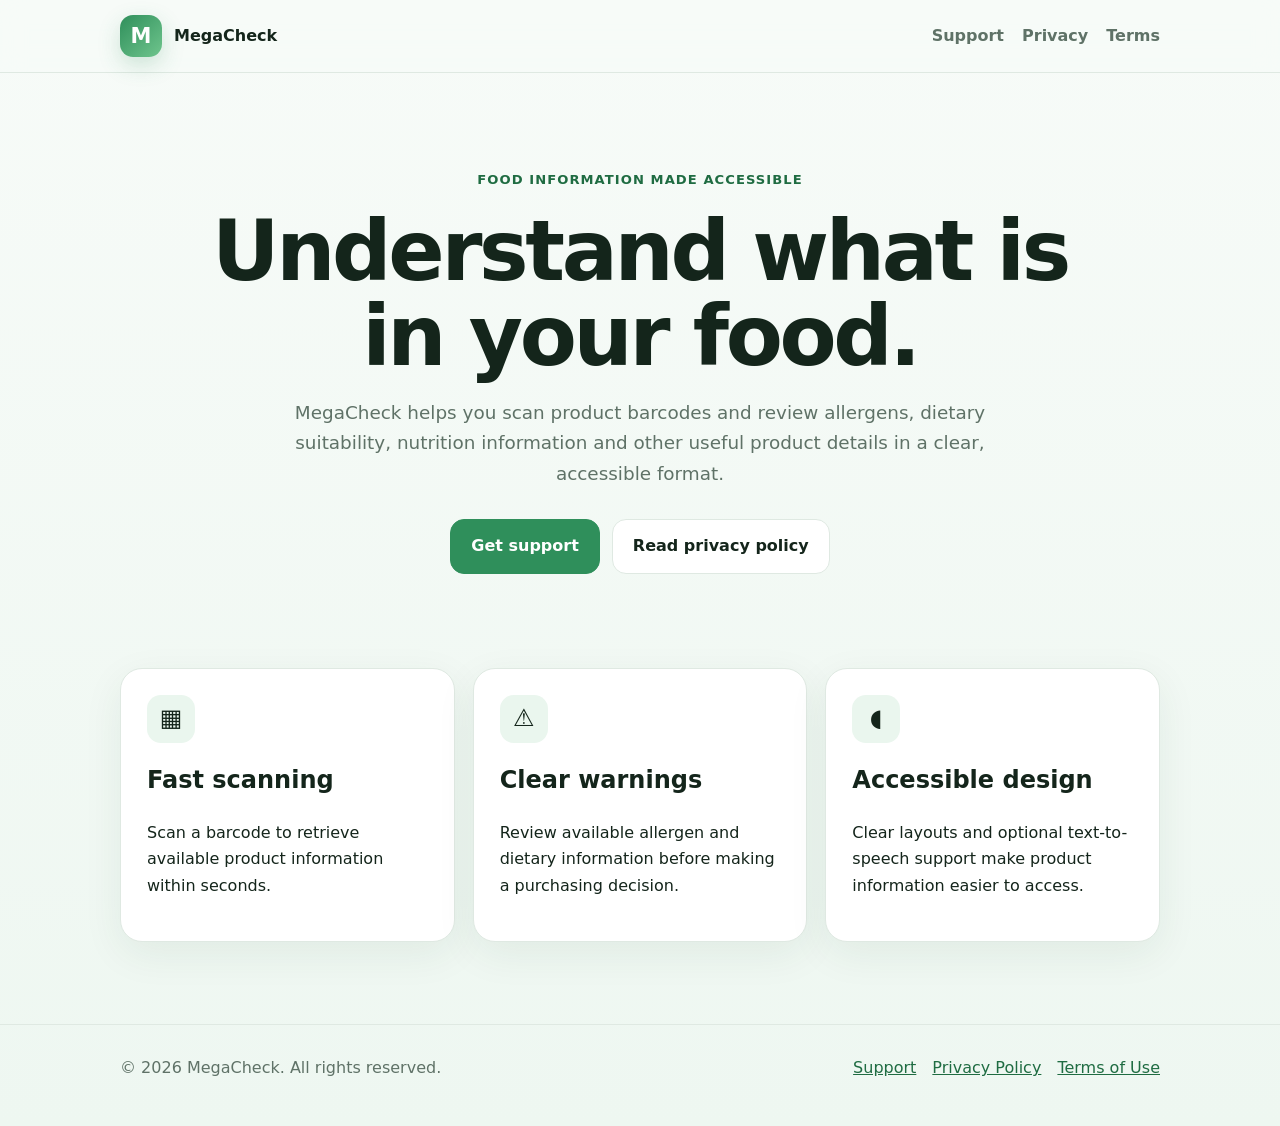
<file: index.html>
<!doctype html>
<html lang="en">
<head>
  <meta charset="utf-8">
  <meta name="viewport" content="width=device-width, initial-scale=1">
  <meta name="description" content="MegaCheck helps you scan food products and understand allergens, dietary suitability and nutrition information.">
  <title>MegaCheck — Understand what is in your food</title>
  <link rel="stylesheet" href="styles.css">
</head>
<body>

<header>
  <div class="wrap">
    <nav>
      <a class="brand" href="index.html"><span class="logo">M</span><span>MegaCheck</span></a>
      <div class="links">
        <a href="support.html">Support</a>
        <a href="privacy.html">Privacy</a>
        <a href="terms.html">Terms</a>
      </div>
    </nav>
  </div>
</header>

<section class="hero">
  <div class="wrap">
    <div class="eyebrow">Food information made accessible</div>
    <h1>Understand what is in your food.</h1>
    <p>MegaCheck helps you scan product barcodes and review allergens, dietary suitability, nutrition information and other useful product details in a clear, accessible format.</p>
    <div class="actions">
      <a class="button primary" href="support.html">Get support</a>
      <a class="button" href="privacy.html">Read privacy policy</a>
    </div>
  </div>
</section>
<section class="wrap grid" aria-label="MegaCheck features">
  <div class="card"><div class="icon">▦</div><h2>Fast scanning</h2><p>Scan a barcode to retrieve available product information within seconds.</p></div>
  <div class="card"><div class="icon">⚠</div><h2>Clear warnings</h2><p>Review available allergen and dietary information before making a purchasing decision.</p></div>
  <div class="card"><div class="icon">◖</div><h2>Accessible design</h2><p>Clear layouts and optional text-to-speech support make product information easier to access.</p></div>
</section>

<footer>
  <div class="wrap footer-row">
    <div>© 2026 MegaCheck. All rights reserved.</div>
    <div class="footer-links">
      <a href="support.html">Support</a>
      <a href="privacy.html">Privacy Policy</a>
      <a href="terms.html">Terms of Use</a>
    </div>
  </div>
</footer>

</body>
</html>
</file>
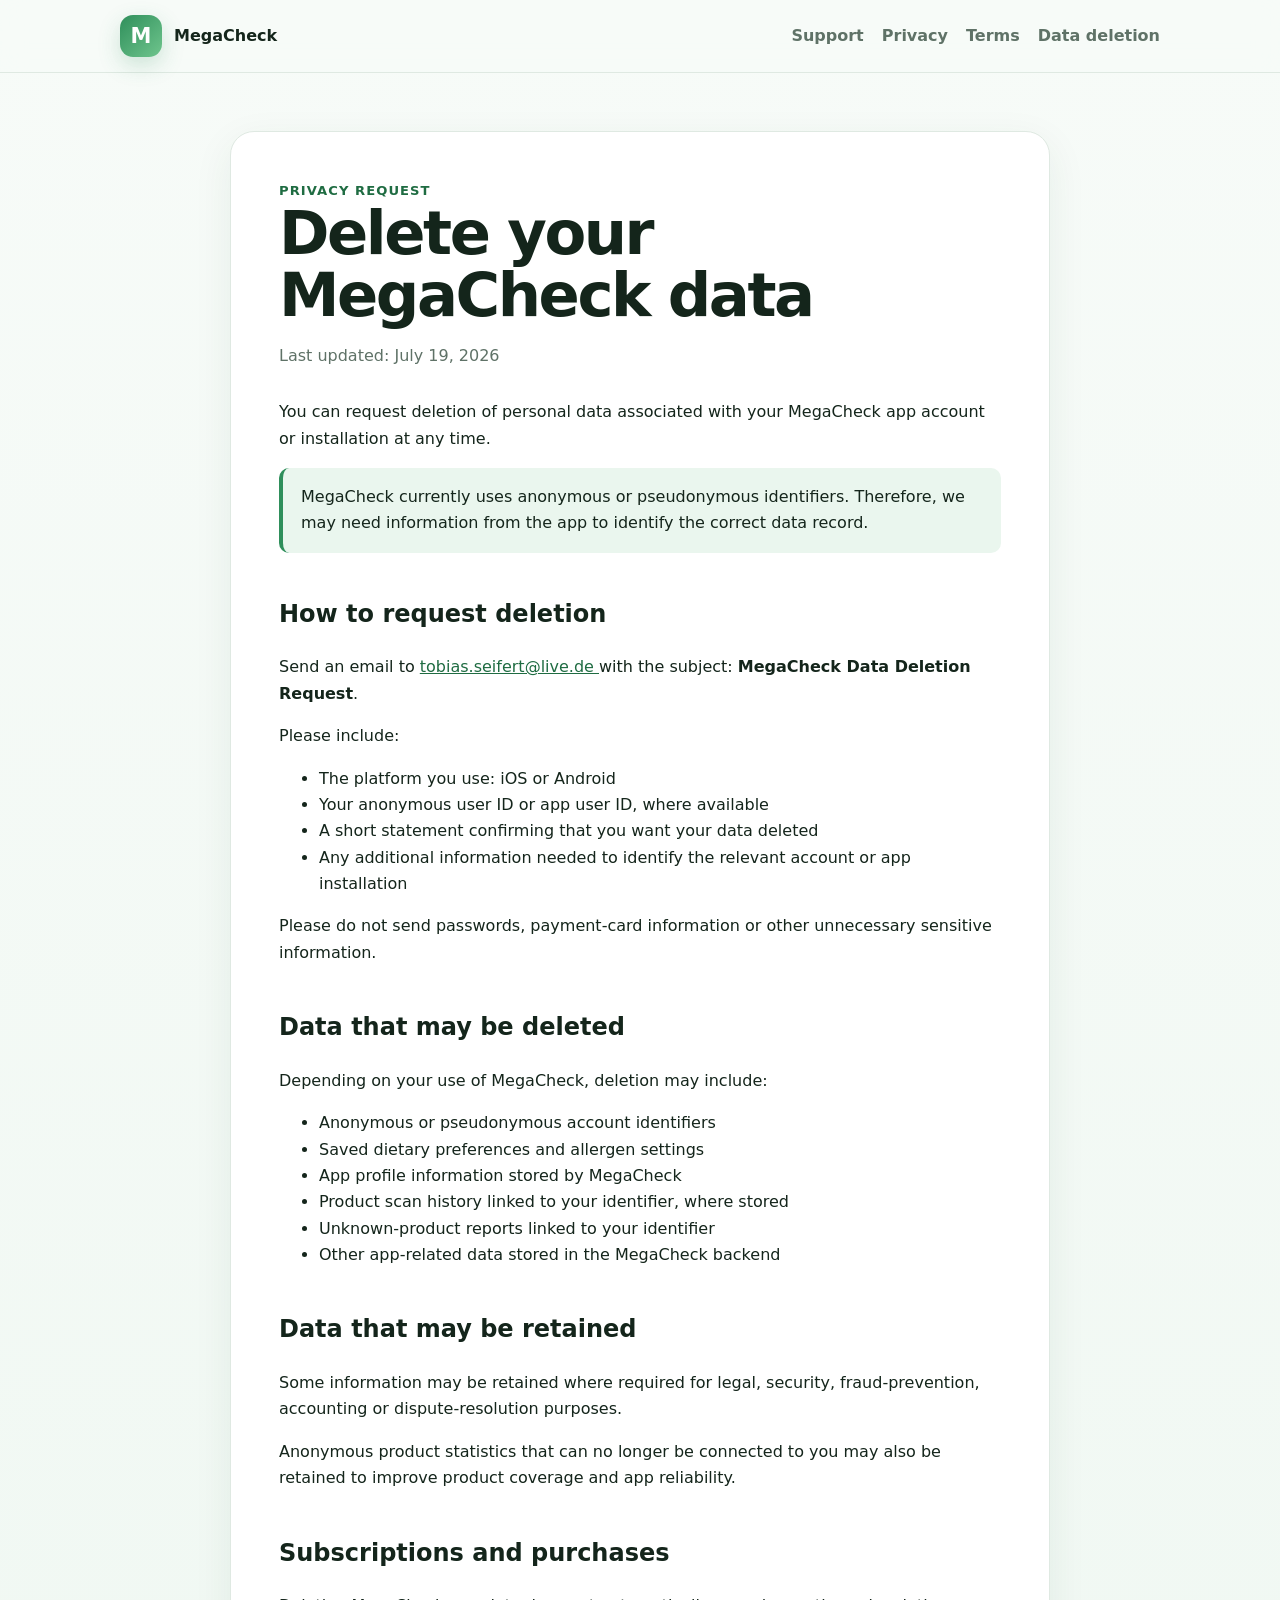
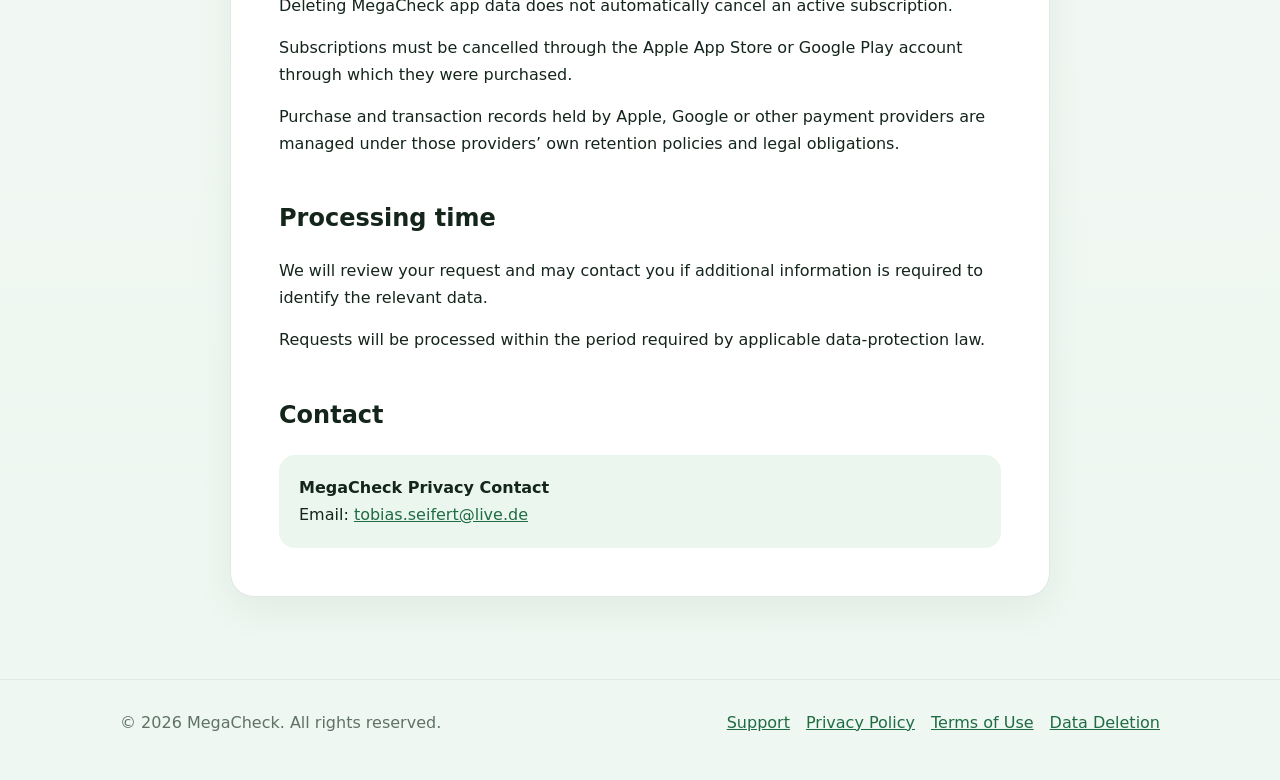
<file: data-deletion.html>
<!DOCTYPE html>
<html lang="en">
<head>
  <meta charset="UTF-8">
  <meta name="viewport" content="width=device-width, initial-scale=1.0">

  <title>Data Deletion Request – MegaCheck</title>

  <meta
    name="description"
    content="Instructions for requesting deletion of data associated with the MegaCheck app."
  >

  <link rel="stylesheet" href="styles.css">
</head>

<body>
  <header>
    <nav class="wrap">
      <a class="brand" href="index.html">
        <span class="logo">M</span>
        <span>MegaCheck</span>
      </a>

      <div class="links">
        <a href="support.html">Support</a>
        <a href="privacy.html">Privacy</a>
        <a href="terms.html">Terms</a>
        <a href="data-deletion.html">Data deletion</a>
      </div>
    </nav>
  </header>

  <main class="page">
    <article>
      <div class="eyebrow">Privacy request</div>

      <h1>Delete your MegaCheck data</h1>

      <p class="meta">Last updated: July 19, 2026</p>

      <p>
        You can request deletion of personal data associated with your
        MegaCheck app account or installation at any time.
      </p>

      <div class="notice">
        MegaCheck currently uses anonymous or pseudonymous identifiers.
        Therefore, we may need information from the app to identify the
        correct data record.
      </div>

      <h2>How to request deletion</h2>

      <p>
        Send an email to
        <a href="mailto:tobias.seifert@live.de?subject=MegaCheck%20Data%20Deletion%20Request">
          tobias.seifert@live.de
        </a>
        with the subject:
        <strong>MegaCheck Data Deletion Request</strong>.
      </p>

      <p>Please include:</p>

      <ul>
        <li>The platform you use: iOS or Android</li>
        <li>Your anonymous user ID or app user ID, where available</li>
        <li>A short statement confirming that you want your data deleted</li>
        <li>
          Any additional information needed to identify the relevant
          account or app installation
        </li>
      </ul>

      <p>
        Please do not send passwords, payment-card information or other
        unnecessary sensitive information.
      </p>

      <h2>Data that may be deleted</h2>

      <p>Depending on your use of MegaCheck, deletion may include:</p>

      <ul>
        <li>Anonymous or pseudonymous account identifiers</li>
        <li>Saved dietary preferences and allergen settings</li>
        <li>App profile information stored by MegaCheck</li>
        <li>Product scan history linked to your identifier, where stored</li>
        <li>Unknown-product reports linked to your identifier</li>
        <li>Other app-related data stored in the MegaCheck backend</li>
      </ul>

      <h2>Data that may be retained</h2>

      <p>
        Some information may be retained where required for legal,
        security, fraud-prevention, accounting or dispute-resolution
        purposes.
      </p>

      <p>
        Anonymous product statistics that can no longer be connected to
        you may also be retained to improve product coverage and app
        reliability.
      </p>

      <h2>Subscriptions and purchases</h2>

      <p>
        Deleting MegaCheck app data does not automatically cancel an active
        subscription.
      </p>

      <p>
        Subscriptions must be cancelled through the Apple App Store or
        Google Play account through which they were purchased.
      </p>

      <p>
        Purchase and transaction records held by Apple, Google or other
        payment providers are managed under those providers’ own retention
        policies and legal obligations.
      </p>

      <h2>Processing time</h2>

      <p>
        We will review your request and may contact you if additional
        information is required to identify the relevant data.
      </p>

      <p>
        Requests will be processed within the period required by applicable
        data-protection law.
      </p>

      <h2>Contact</h2>

      <div class="contact">
        <strong>MegaCheck Privacy Contact</strong>
        <br>
        Email:
        <a href="mailto:tobias.seifert@live.de">
          tobias.seifert@live.de
        </a>
      </div>
    </article>
  </main>

  <footer>
    <div class="wrap footer-row">
      <div>© 2026 MegaCheck. All rights reserved.</div>

      <div class="footer-links">
        <a href="support.html">Support</a>
        <a href="privacy.html">Privacy Policy</a>
        <a href="terms.html">Terms of Use</a>
        <a href="data-deletion.html">Data Deletion</a>
      </div>
    </div>
  </footer>
</body>
</html>
</file>
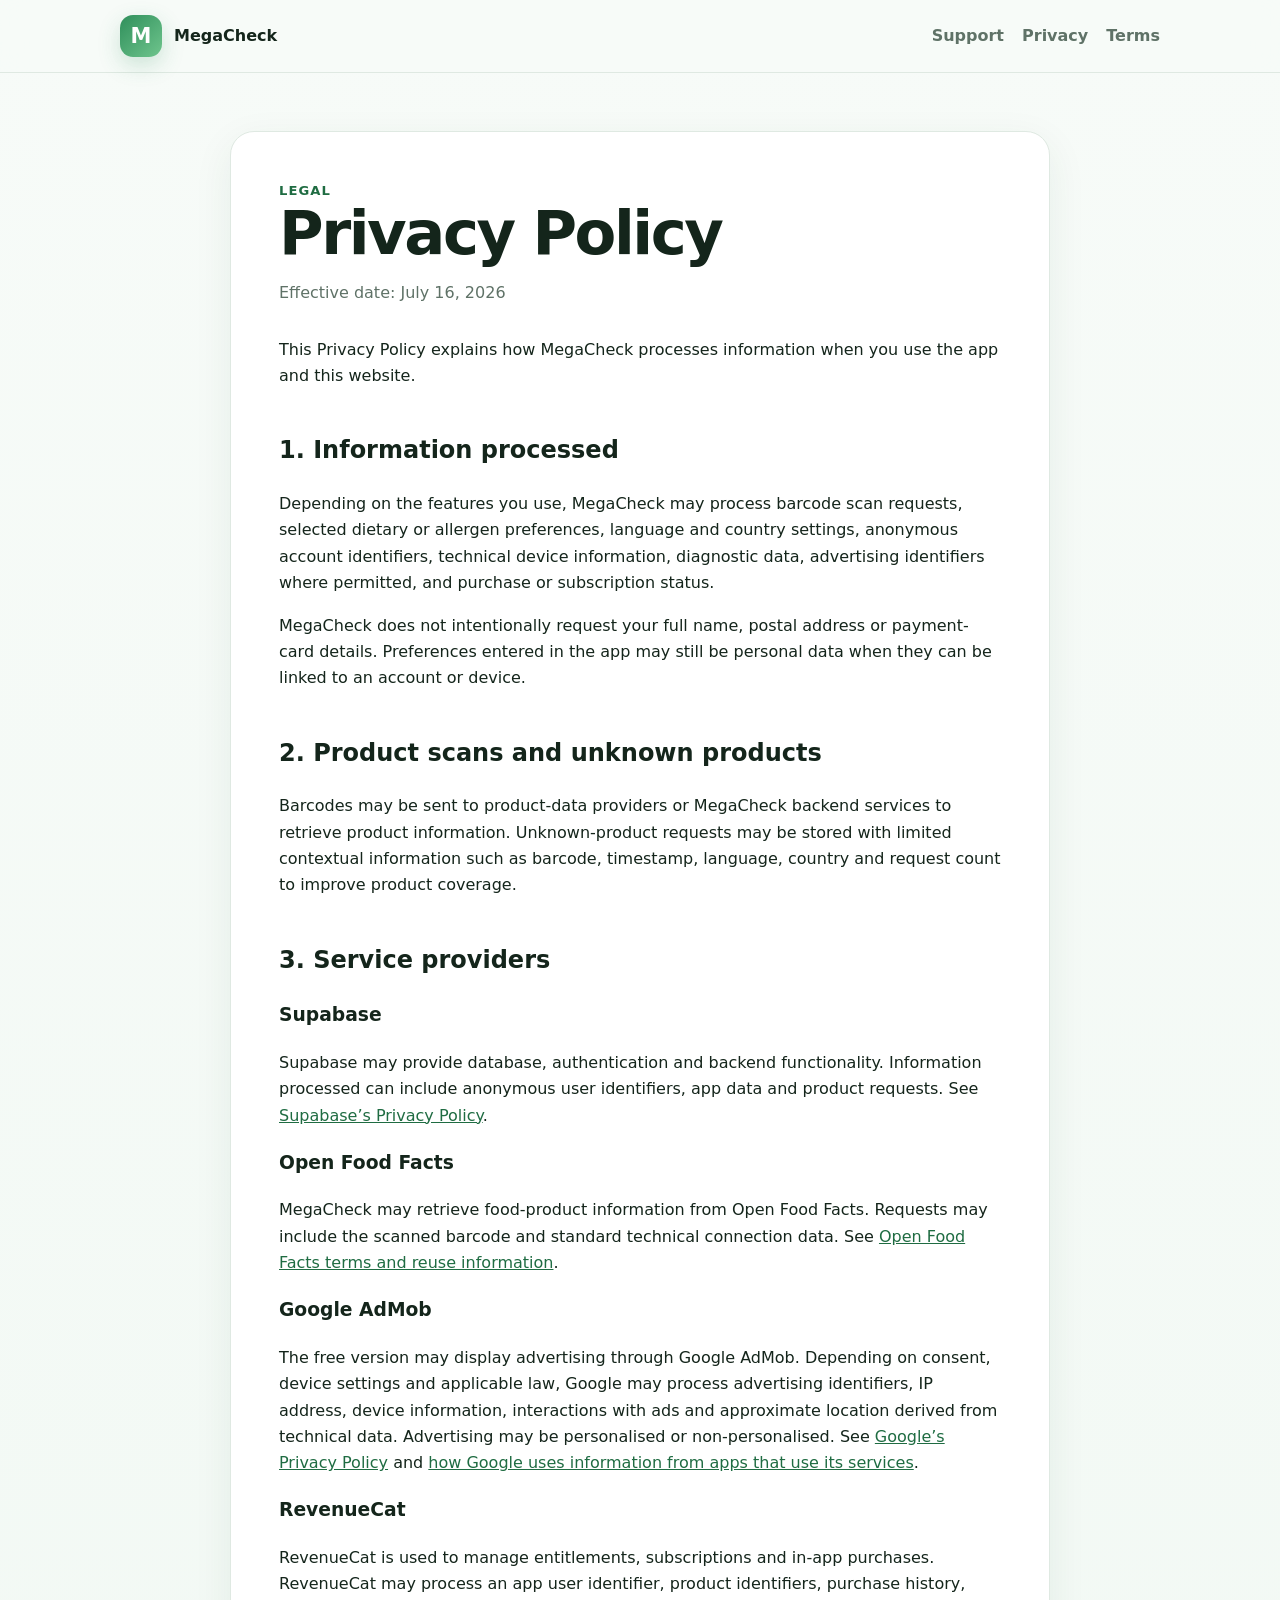
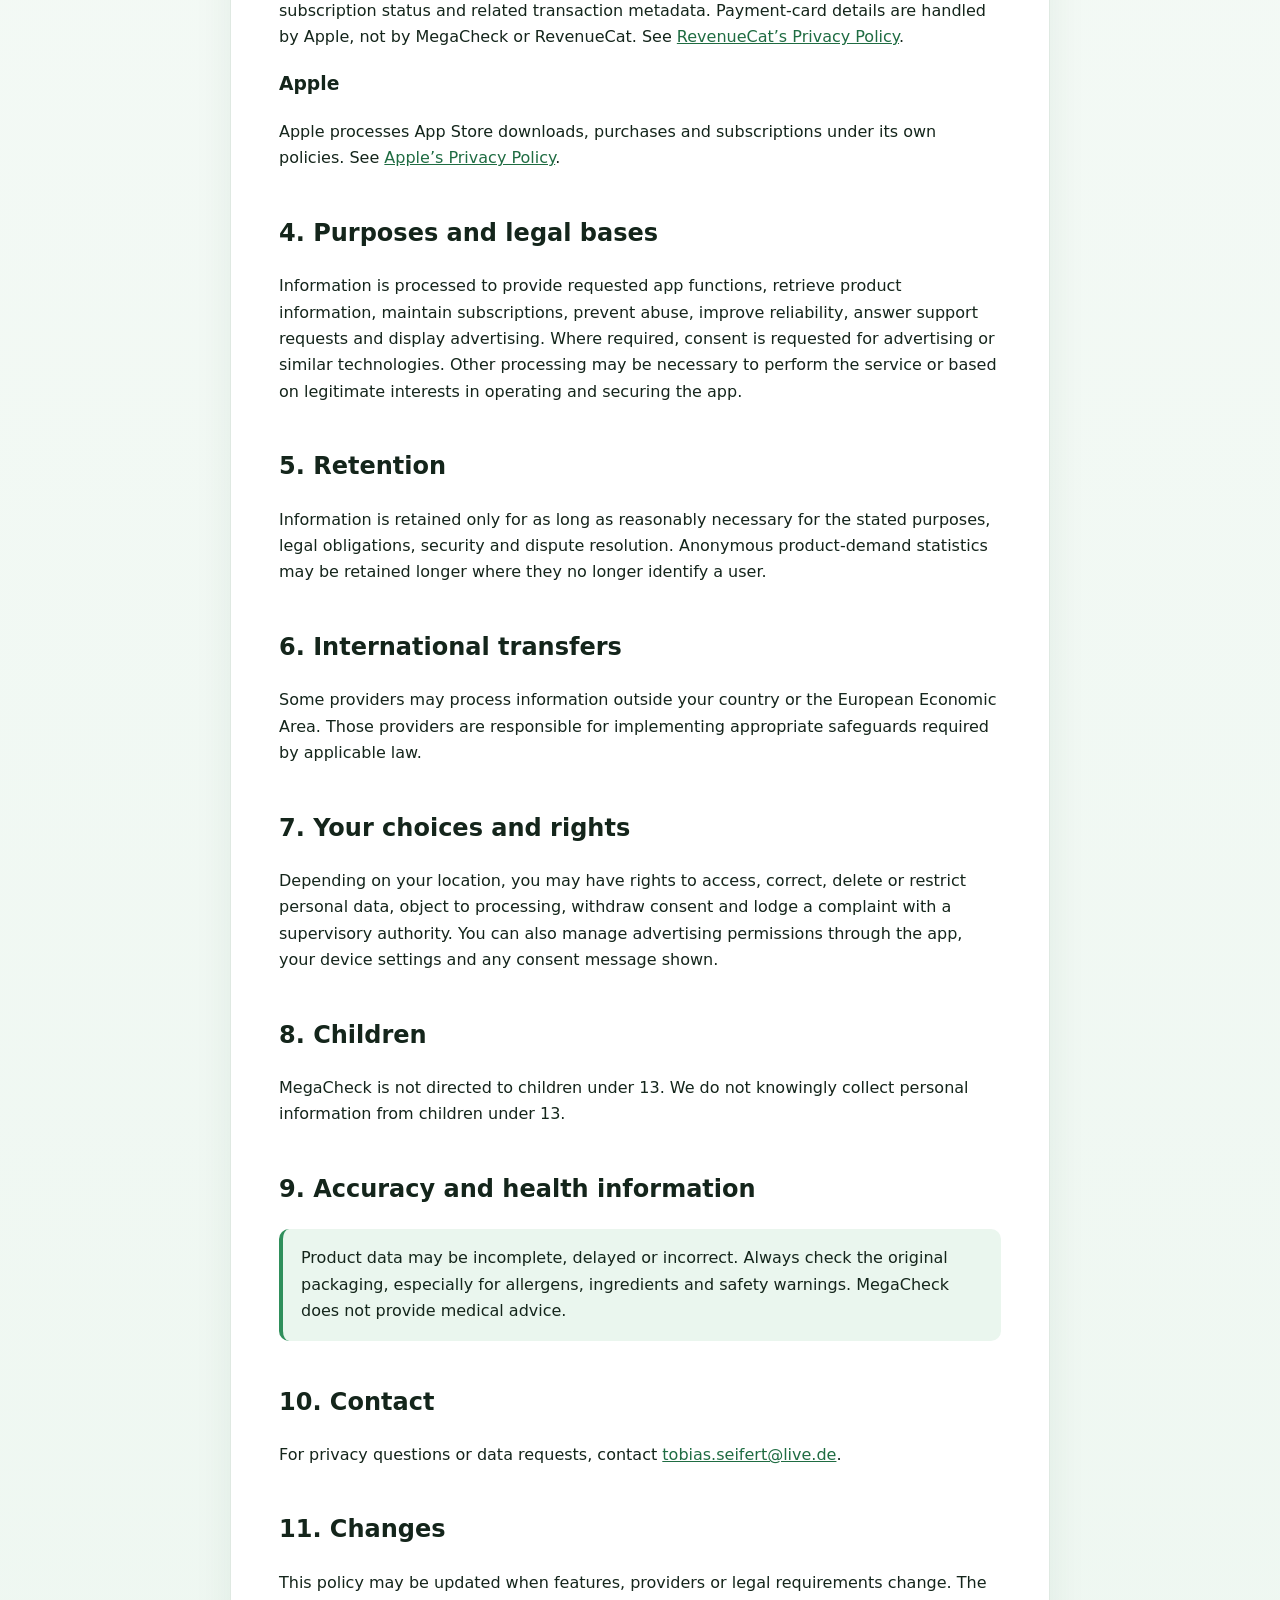
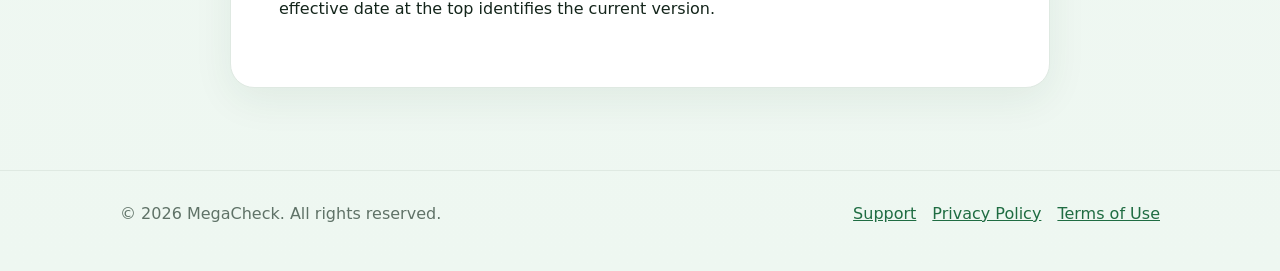
<file: privacy.html>
<!doctype html>
<html lang="en">
<head>
  <meta charset="utf-8">
  <meta name="viewport" content="width=device-width, initial-scale=1">
  <title>MegaCheck Privacy Policy</title>
  <link rel="stylesheet" href="styles.css">
</head>
<body>

<header>
  <div class="wrap">
    <nav>
      <a class="brand" href="index.html"><span class="logo">M</span><span>MegaCheck</span></a>
      <div class="links">
        <a href="support.html">Support</a>
        <a href="privacy.html">Privacy</a>
        <a href="terms.html">Terms</a>
      </div>
    </nav>
  </div>
</header>

<main class="page"><div class="wrap"><article>
  <div class="eyebrow">Legal</div>
  <h1>Privacy Policy</h1>
  <p class="meta">Effective date: July 16, 2026</p>

  <p>This Privacy Policy explains how MegaCheck processes information when you use the app and this website.</p>

  <h2>1. Information processed</h2>
  <p>Depending on the features you use, MegaCheck may process barcode scan requests, selected dietary or allergen preferences, language and country settings, anonymous account identifiers, technical device information, diagnostic data, advertising identifiers where permitted, and purchase or subscription status.</p>
  <p>MegaCheck does not intentionally request your full name, postal address or payment-card details. Preferences entered in the app may still be personal data when they can be linked to an account or device.</p>

  <h2>2. Product scans and unknown products</h2>
  <p>Barcodes may be sent to product-data providers or MegaCheck backend services to retrieve product information. Unknown-product requests may be stored with limited contextual information such as barcode, timestamp, language, country and request count to improve product coverage.</p>

  <h2>3. Service providers</h2>
  <h3>Supabase</h3>
  <p>Supabase may provide database, authentication and backend functionality. Information processed can include anonymous user identifiers, app data and product requests. See <a href="https://supabase.com/privacy">Supabase’s Privacy Policy</a>.</p>

  <h3>Open Food Facts</h3>
  <p>MegaCheck may retrieve food-product information from Open Food Facts. Requests may include the scanned barcode and standard technical connection data. See <a href="https://world.openfoodfacts.org/terms-of-use">Open Food Facts terms and reuse information</a>.</p>

  <h3>Google AdMob</h3>
  <p>The free version may display advertising through Google AdMob. Depending on consent, device settings and applicable law, Google may process advertising identifiers, IP address, device information, interactions with ads and approximate location derived from technical data. Advertising may be personalised or non-personalised. See <a href="https://policies.google.com/privacy">Google’s Privacy Policy</a> and <a href="https://policies.google.com/technologies/partner-sites">how Google uses information from apps that use its services</a>.</p>

  <h3>RevenueCat</h3>
  <p>RevenueCat is used to manage entitlements, subscriptions and in-app purchases. RevenueCat may process an app user identifier, product identifiers, purchase history, subscription status and related transaction metadata. Payment-card details are handled by Apple, not by MegaCheck or RevenueCat. See <a href="https://www.revenuecat.com/privacy">RevenueCat’s Privacy Policy</a>.</p>

  <h3>Apple</h3>
  <p>Apple processes App Store downloads, purchases and subscriptions under its own policies. See <a href="https://www.apple.com/legal/privacy/">Apple’s Privacy Policy</a>.</p>

  <h2>4. Purposes and legal bases</h2>
  <p>Information is processed to provide requested app functions, retrieve product information, maintain subscriptions, prevent abuse, improve reliability, answer support requests and display advertising. Where required, consent is requested for advertising or similar technologies. Other processing may be necessary to perform the service or based on legitimate interests in operating and securing the app.</p>

  <h2>5. Retention</h2>
  <p>Information is retained only for as long as reasonably necessary for the stated purposes, legal obligations, security and dispute resolution. Anonymous product-demand statistics may be retained longer where they no longer identify a user.</p>

  <h2>6. International transfers</h2>
  <p>Some providers may process information outside your country or the European Economic Area. Those providers are responsible for implementing appropriate safeguards required by applicable law.</p>

  <h2>7. Your choices and rights</h2>
  <p>Depending on your location, you may have rights to access, correct, delete or restrict personal data, object to processing, withdraw consent and lodge a complaint with a supervisory authority. You can also manage advertising permissions through the app, your device settings and any consent message shown.</p>

  <h2>8. Children</h2>
  <p>MegaCheck is not directed to children under 13. We do not knowingly collect personal information from children under 13.</p>

  <h2>9. Accuracy and health information</h2>
  <div class="notice">Product data may be incomplete, delayed or incorrect. Always check the original packaging, especially for allergens, ingredients and safety warnings. MegaCheck does not provide medical advice.</div>

  <h2>10. Contact</h2>
  <p>For privacy questions or data requests, contact <a href="mailto:tobias.seifert@live.de">tobias.seifert@live.de</a>.</p>

  <h2>11. Changes</h2>
  <p>This policy may be updated when features, providers or legal requirements change. The effective date at the top identifies the current version.</p>
</article></div></main>

<footer>
  <div class="wrap footer-row">
    <div>© 2026 MegaCheck. All rights reserved.</div>
    <div class="footer-links">
      <a href="support.html">Support</a>
      <a href="privacy.html">Privacy Policy</a>
      <a href="terms.html">Terms of Use</a>
    </div>
  </div>
</footer>

</body>
</html>
</file>
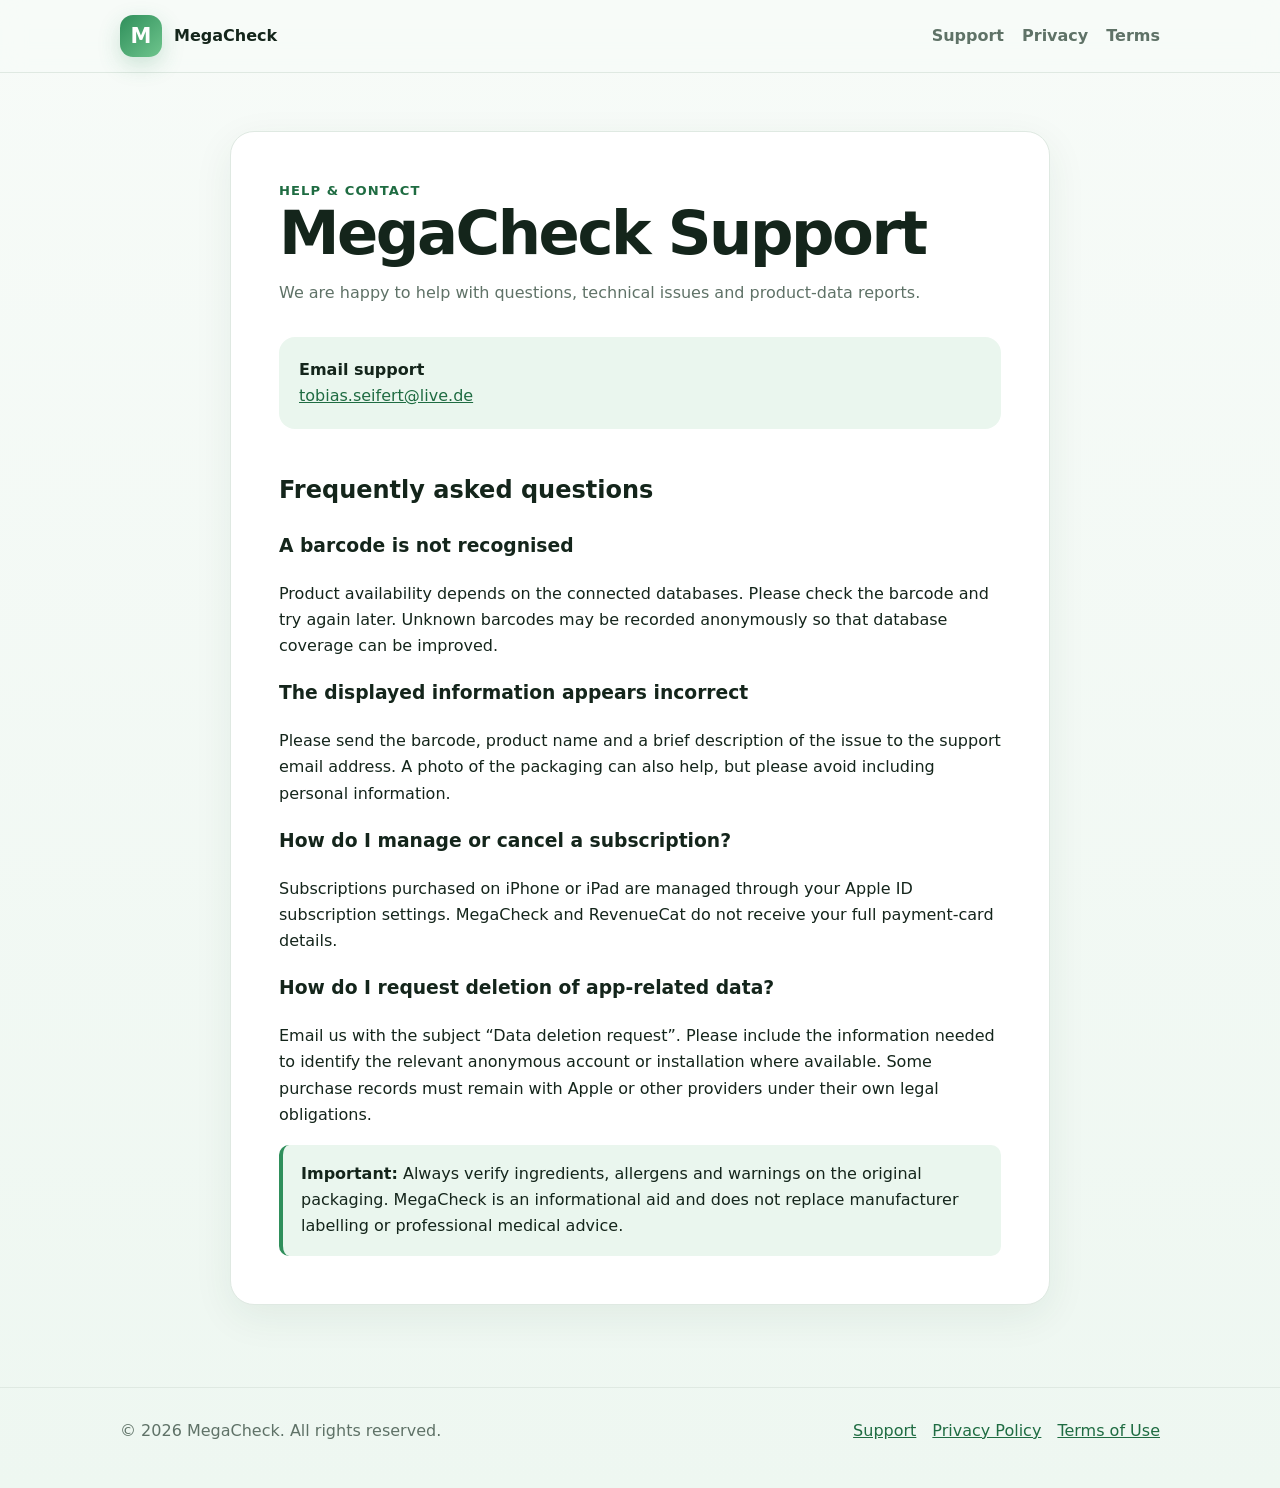
<file: support.html>
<!doctype html>
<html lang="en">
<head>
  <meta charset="utf-8">
  <meta name="viewport" content="width=device-width, initial-scale=1">
  <title>MegaCheck Support</title>
  <link rel="stylesheet" href="styles.css">
</head>
<body>

<header>
  <div class="wrap">
    <nav>
      <a class="brand" href="index.html"><span class="logo">M</span><span>MegaCheck</span></a>
      <div class="links">
        <a href="support.html">Support</a>
        <a href="privacy.html">Privacy</a>
        <a href="terms.html">Terms</a>
      </div>
    </nav>
  </div>
</header>

<main class="page"><div class="wrap"><article>
  <div class="eyebrow">Help & contact</div>
  <h1>MegaCheck Support</h1>
  <p class="meta">We are happy to help with questions, technical issues and product-data reports.</p>

  <div class="contact">
    <strong>Email support</strong><br>
    <a href="mailto:tobias.seifert@live.de">tobias.seifert@live.de</a>
  </div>

  <h2>Frequently asked questions</h2>
  <h3>A barcode is not recognised</h3>
  <p>Product availability depends on the connected databases. Please check the barcode and try again later. Unknown barcodes may be recorded anonymously so that database coverage can be improved.</p>

  <h3>The displayed information appears incorrect</h3>
  <p>Please send the barcode, product name and a brief description of the issue to the support email address. A photo of the packaging can also help, but please avoid including personal information.</p>

  <h3>How do I manage or cancel a subscription?</h3>
  <p>Subscriptions purchased on iPhone or iPad are managed through your Apple ID subscription settings. MegaCheck and RevenueCat do not receive your full payment-card details.</p>

  <h3>How do I request deletion of app-related data?</h3>
  <p>Email us with the subject “Data deletion request”. Please include the information needed to identify the relevant anonymous account or installation where available. Some purchase records must remain with Apple or other providers under their own legal obligations.</p>

  <div class="notice"><strong>Important:</strong> Always verify ingredients, allergens and warnings on the original packaging. MegaCheck is an informational aid and does not replace manufacturer labelling or professional medical advice.</div>
</article></div></main>

<footer>
  <div class="wrap footer-row">
    <div>© 2026 MegaCheck. All rights reserved.</div>
    <div class="footer-links">
      <a href="support.html">Support</a>
      <a href="privacy.html">Privacy Policy</a>
      <a href="terms.html">Terms of Use</a>
    </div>
  </div>
</footer>

</body>
</html>
</file>
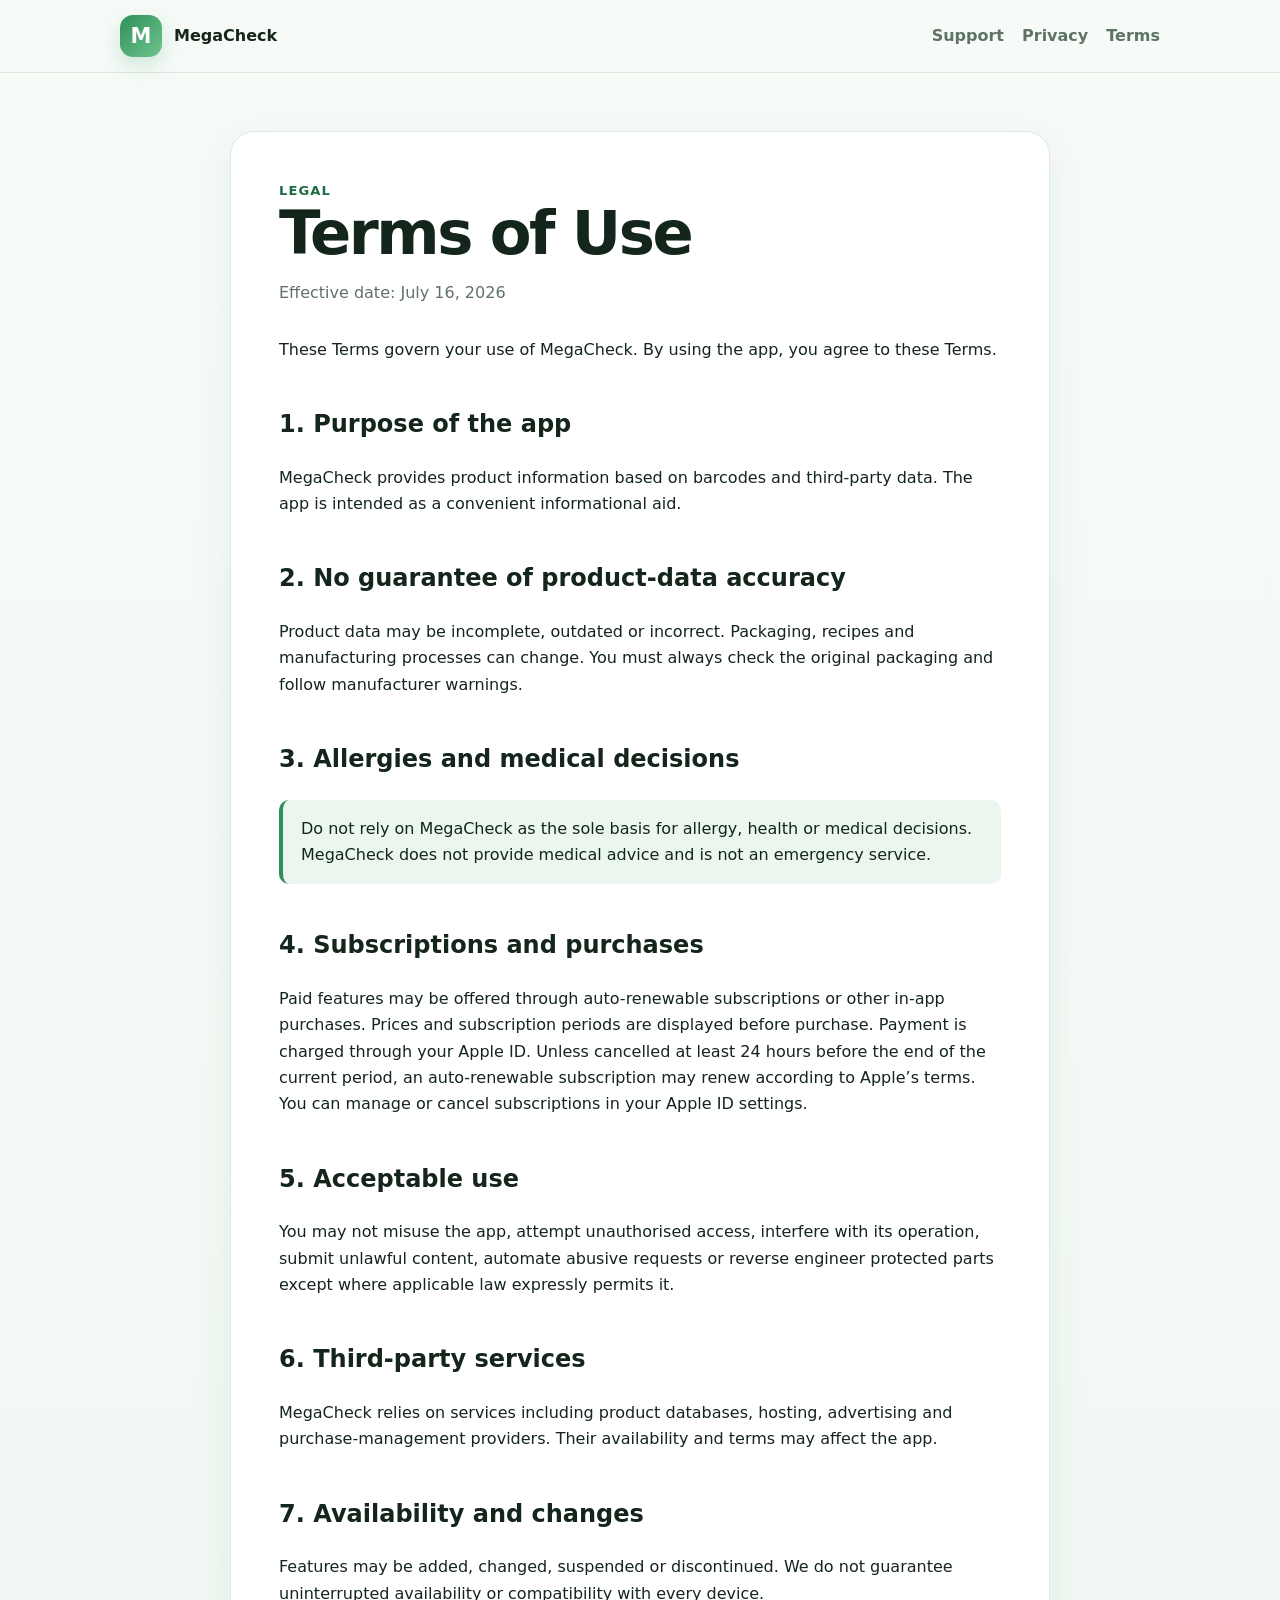
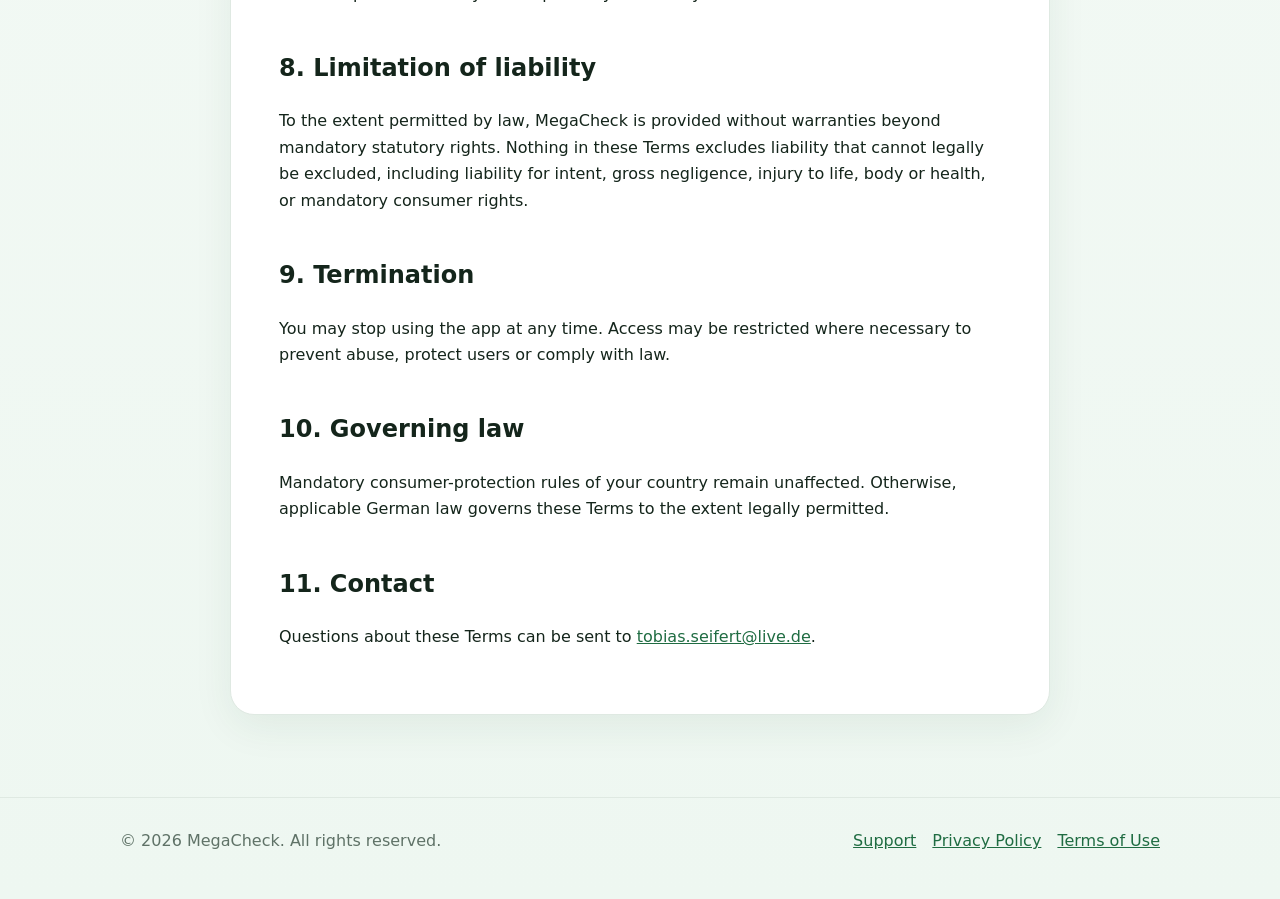
<file: terms.html>
<!doctype html>
<html lang="en">
<head>
  <meta charset="utf-8">
  <meta name="viewport" content="width=device-width, initial-scale=1">
  <title>MegaCheck Terms of Use</title>
  <link rel="stylesheet" href="styles.css">
</head>
<body>

<header>
  <div class="wrap">
    <nav>
      <a class="brand" href="index.html"><span class="logo">M</span><span>MegaCheck</span></a>
      <div class="links">
        <a href="support.html">Support</a>
        <a href="privacy.html">Privacy</a>
        <a href="terms.html">Terms</a>
      </div>
    </nav>
  </div>
</header>

<main class="page"><div class="wrap"><article>
  <div class="eyebrow">Legal</div>
  <h1>Terms of Use</h1>
  <p class="meta">Effective date: July 16, 2026</p>

  <p>These Terms govern your use of MegaCheck. By using the app, you agree to these Terms.</p>

  <h2>1. Purpose of the app</h2>
  <p>MegaCheck provides product information based on barcodes and third-party data. The app is intended as a convenient informational aid.</p>

  <h2>2. No guarantee of product-data accuracy</h2>
  <p>Product data may be incomplete, outdated or incorrect. Packaging, recipes and manufacturing processes can change. You must always check the original packaging and follow manufacturer warnings.</p>

  <h2>3. Allergies and medical decisions</h2>
  <div class="notice">Do not rely on MegaCheck as the sole basis for allergy, health or medical decisions. MegaCheck does not provide medical advice and is not an emergency service.</div>

  <h2>4. Subscriptions and purchases</h2>
  <p>Paid features may be offered through auto-renewable subscriptions or other in-app purchases. Prices and subscription periods are displayed before purchase. Payment is charged through your Apple ID. Unless cancelled at least 24 hours before the end of the current period, an auto-renewable subscription may renew according to Apple’s terms. You can manage or cancel subscriptions in your Apple ID settings.</p>

  <h2>5. Acceptable use</h2>
  <p>You may not misuse the app, attempt unauthorised access, interfere with its operation, submit unlawful content, automate abusive requests or reverse engineer protected parts except where applicable law expressly permits it.</p>

  <h2>6. Third-party services</h2>
  <p>MegaCheck relies on services including product databases, hosting, advertising and purchase-management providers. Their availability and terms may affect the app.</p>

  <h2>7. Availability and changes</h2>
  <p>Features may be added, changed, suspended or discontinued. We do not guarantee uninterrupted availability or compatibility with every device.</p>

  <h2>8. Limitation of liability</h2>
  <p>To the extent permitted by law, MegaCheck is provided without warranties beyond mandatory statutory rights. Nothing in these Terms excludes liability that cannot legally be excluded, including liability for intent, gross negligence, injury to life, body or health, or mandatory consumer rights.</p>

  <h2>9. Termination</h2>
  <p>You may stop using the app at any time. Access may be restricted where necessary to prevent abuse, protect users or comply with law.</p>

  <h2>10. Governing law</h2>
  <p>Mandatory consumer-protection rules of your country remain unaffected. Otherwise, applicable German law governs these Terms to the extent legally permitted.</p>

  <h2>11. Contact</h2>
  <p>Questions about these Terms can be sent to <a href="mailto:tobias.seifert@live.de">tobias.seifert@live.de</a>.</p>
</article></div></main>

<footer>
  <div class="wrap footer-row">
    <div>© 2026 MegaCheck. All rights reserved.</div>
    <div class="footer-links">
      <a href="support.html">Support</a>
      <a href="privacy.html">Privacy Policy</a>
      <a href="terms.html">Terms of Use</a>
    </div>
  </div>
</footer>

</body>
</html>
</file>
<file: styles.css>
:root {
  --bg: #f7fbf8;
  --card: #ffffff;
  --text: #14251b;
  --muted: #5f7267;
  --primary: #2f8f5b;
  --primary-dark: #1f6c42;
  --line: #dfe9e2;
  --soft: #eaf6ee;
}
* { box-sizing: border-box; }
html { scroll-behavior: smooth; }
body {
  margin: 0;
  font-family: Inter, ui-sans-serif, system-ui, -apple-system, BlinkMacSystemFont, "Segoe UI", sans-serif;
  color: var(--text);
  background: linear-gradient(180deg, #f7fbf8 0%, #eef7f1 100%);
  line-height: 1.65;
}
a { color: var(--primary-dark); }
.wrap { width: min(1040px, calc(100% - 32px)); margin: 0 auto; }
header {
  position: sticky; top: 0; z-index: 10;
  background: rgba(247,251,248,.9);
  backdrop-filter: blur(12px);
  border-bottom: 1px solid var(--line);
}
nav { min-height: 72px; display: flex; align-items: center; justify-content: space-between; gap: 20px; }
.brand { display: flex; align-items: center; gap: 12px; font-weight: 800; text-decoration: none; color: var(--text); }
.logo {
  width: 42px; height: 42px; border-radius: 13px;
  display: grid; place-items: center;
  color: white; font-size: 21px; font-weight: 900;
  background: linear-gradient(135deg, var(--primary), #6fc58d);
  box-shadow: 0 8px 22px rgba(47,143,91,.22);
}
.links { display: flex; flex-wrap: wrap; gap: 18px; }
.links a { color: var(--muted); text-decoration: none; font-weight: 650; }
.links a:hover { color: var(--primary-dark); }
.hero { padding: 96px 0 70px; text-align: center; }
.eyebrow { color: var(--primary-dark); font-weight: 800; letter-spacing: .08em; text-transform: uppercase; font-size: .82rem; }
h1 { font-size: clamp(2.5rem, 7vw, 5.2rem); line-height: 1.03; margin: 18px auto; max-width: 900px; letter-spacing: -.04em; }
.hero p { max-width: 720px; margin: 0 auto 30px; color: var(--muted); font-size: 1.15rem; }
.actions { display: flex; justify-content: center; flex-wrap: wrap; gap: 12px; }
.button {
  display: inline-flex; align-items: center; justify-content: center;
  padding: 13px 20px; border-radius: 14px; text-decoration: none; font-weight: 800;
  border: 1px solid var(--line); background: var(--card); color: var(--text);
}
.button.primary { background: var(--primary); border-color: var(--primary); color: white; }
.grid { display: grid; grid-template-columns: repeat(3, 1fr); gap: 18px; padding: 24px 0 82px; }
.card {
  background: var(--card); border: 1px solid var(--line); border-radius: 22px;
  padding: 26px; box-shadow: 0 12px 40px rgba(25,75,46,.07);
}
.card h2, .card h3 { margin-top: 0; }
.icon { width: 48px; height: 48px; border-radius: 14px; display: grid; place-items: center; background: var(--soft); font-size: 24px; margin-bottom: 18px; }
main.page { padding: 58px 0 82px; }
.page article {
  max-width: 820px; margin: 0 auto;
  background: var(--card); border: 1px solid var(--line);
  border-radius: 24px; padding: clamp(24px, 5vw, 48px);
  box-shadow: 0 12px 40px rgba(25,75,46,.07);
}
.page h1 { font-size: clamp(2.2rem, 5vw, 3.8rem); margin: 0 0 10px; }
.page h2 { margin-top: 34px; padding-top: 8px; }
.meta { color: var(--muted); margin-bottom: 30px; }
.notice { background: var(--soft); border-left: 4px solid var(--primary); padding: 16px 18px; border-radius: 10px; }
.contact { background: var(--soft); padding: 20px; border-radius: 16px; }
footer { border-top: 1px solid var(--line); padding: 30px 0 44px; color: var(--muted); }
.footer-row { display: flex; justify-content: space-between; gap: 20px; flex-wrap: wrap; }
.footer-links { display: flex; gap: 16px; flex-wrap: wrap; }
@media (max-width: 760px) {
  .grid { grid-template-columns: 1fr; }
  .links { gap: 10px; font-size: .92rem; }
  nav { align-items: flex-start; padding: 14px 0; }
  .hero { padding-top: 68px; }
}
</file>
